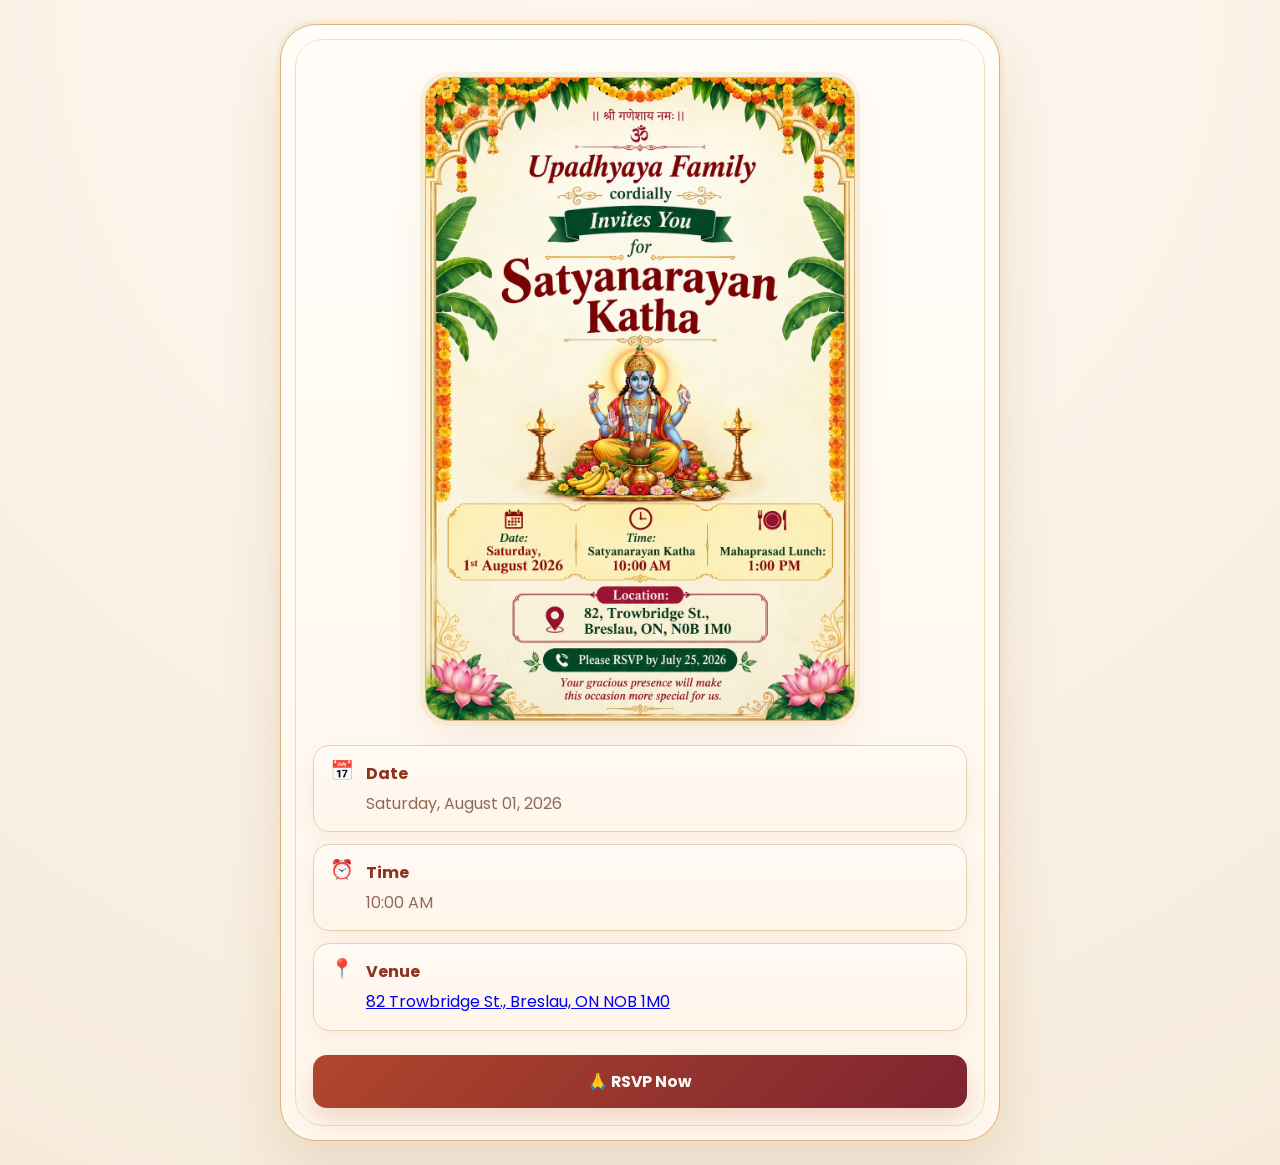
<file: index.html>
<!DOCTYPE html>
<html lang="en">

<head>
    <meta charset="UTF-8" />
    <meta name="viewport" content="width=device-width, initial-scale=1.0" />
    <title>Satyanarayan Katha Invitation</title>
    <meta name="description" content="Join us for Satyanarayan Katha and confirm your RSVP." ." />
<link href="assets/css/style.css" rel="stylesheet" />
    <link rel="preconnect" href="https://fonts.googleapis.com" />
    <link rel="preconnect" href="https://fonts.gstatic.com" crossorigin />
    <link href="https://fonts.googleapis.com/css2?family=Tiro+Devanagari+Sanskrit&family=Poppins:wght@300;400;500;600;700&display=swap"
        rel="stylesheet"
        />
</head>

<body>
    <main class="page invitation-page">
        <section class="invitation-shell">
            <article class="invitation-card sacred-card">

                <div class="invite-poster-wrap">
                    <img src="assets/images/invitation.jpg" alt="Satyanarayan Katha digital invitation"
                        class="invite-poster" loading="eager" />
                </div>

                <section class="quick-details" aria-label="Event details">
                    <div class="quick-detail">
                        <span>📅</span>
                        <div>
                            <strong>Date</strong>
                            <p>Saturday, August 01, 2026</p>
                        </div>
                    </div>

                    <div class="quick-detail">
                        <span>⏰</span>
                        <div>
                            <strong>Time</strong>
                            <p>10:00 AM</p>
                        </div>
                    </div>

                    <div class="quick-detail">
                        <span>📍</span>
                        <div>
                            <strong>Venue</strong>
                            <p><a href="https://maps.app.goo.gl/oYuo8Q81ijViwTQNA" target="_blank" rel="noopener noreferrer">82 Trowbridge St., Breslau, ON NOB 1M0</a></p>
                        </div>
                    </div>
                </section>

                    <a href="rsvp.html" class="rsvp-btn">🙏 RSVP Now</a>
                </div>
            </article>
        </section>
    </main>
</body>

</html>
</file>
<file: assets/css/style.css>
:root {
  --bg: #fbf4ea;
  --bg-soft: #fffaf4;
  --bg-deep: #f4e7d3;
  --card: #fffdf9;
  --card-2: #fff7ec;

  --text: #5a2f1f;
  --text-soft: #7a4b35;
  --muted: #8f6b57;

  --border: #e7cfb2;
  --border-strong: #d8b184;

  --accent: #b0462c;
  --accent-dark: #8c321d;
  --accent-soft: #f7dfcf;

  --gold: #c6922f;
  --gold-soft: #f4e6be;

  --maroon: #7d2430;
  --maroon-soft: #f3d9dd;

  --success: #567a3e;
  --success-soft: #e5efdc;

  --whatsapp: #25d366;
  --whatsapp-dark: #1fb65a;

  --shadow-sm: 0 8px 20px rgba(176, 98, 54, 0.08);
  --shadow-md: 0 16px 36px rgba(176, 98, 54, 0.10);
  --shadow-lg: 0 26px 60px rgba(145, 77, 35, 0.14);

  --radius-sm: 12px;
  --radius-md: 18px;
  --radius-lg: 28px;
  --radius-xl: 36px;
}

*,
*::before,
*::after {
  box-sizing: border-box;
}

html,
body {
  margin: 0;
  padding: 0;
}

html {
  scroll-behavior: smooth;
}

body {
  font-family: "Poppins", Arial, sans-serif;
  color: var(--text);
  line-height: 1.6;
  background:
    radial-gradient(circle at top, #fff8ef 0%, var(--bg) 38%, #f6ebdb 100%);
}

/* Shared layout */
.page,
.dashboard-page {
  min-height: 100vh;
  padding: 24px;
}

.page {
  display: grid;
  place-items: center;
}

.invitation-shell,
.auth-shell,
.dashboard-shell,
.rsvp-section {
  width: 100%;
  max-width: 1100px;
  margin: 0 auto;
}

.invitation-shell,
.auth-shell,
.rsvp-section {
  max-width: 720px;
}

/* Shared cards */
.invitation-card,
.auth-card,
.summary-panel,
.table-panel,
.rsvp-card {
  background: linear-gradient(180deg, var(--card) 0%, var(--card-2) 100%);
  border: 1px solid var(--border);
  box-shadow: var(--shadow-lg);
}

/* Invitation-specific main card */
.sacred-card {
  position: relative;
  border-radius: var(--radius-xl);
  padding: 32px;
  overflow: hidden;
  border: 1.5px solid var(--border-strong);
  box-shadow:
    0 0 0 4px rgba(246, 223, 189, 0.45),
    var(--shadow-lg);
}

.sacred-card::before {
  content: "";
  position: absolute;
  inset: 14px;
  border: 1px solid rgba(198, 146, 47, 0.28);
  border-radius: calc(var(--radius-xl) - 8px);
  pointer-events: none;
}

.sacred-card::after {
  position: absolute;
  top: 18px;
  right: 22px;
  color: rgba(176, 70, 44, 0.18);
  font-size: 2rem;
  pointer-events: none;
}

/* Optional decorative top strip */
.invitation-card-top {
  height: 8px;
  width: 100%;
  border-radius: 999px;
  margin-bottom: 20px;
  background: linear-gradient(90deg, var(--gold) 0%, var(--accent) 45%, var(--maroon) 100%);
}

/* Headers */
.card-header,
.auth-header,
.rsvp-header {
  text-align: center;
  margin-bottom: 24px;
}

.eyebrow {
  margin: 0 0 10px;
  color: var(--accent);
  font-size: 0.82rem;
  font-weight: 700;
  letter-spacing: 0.14em;
  text-transform: uppercase;
}

.om {
  width: 78px;
  height: 78px;
  margin: 0 auto 16px;
  display: grid;
  place-items: center;
  border-radius: 50%;
  background: radial-gradient(circle at 30% 30%, #fff4d9 0%, var(--gold-soft) 52%, #ecd6a7 100%);
  border: 1px solid rgba(198, 146, 47, 0.45);
  color: var(--accent-dark);
  box-shadow: 0 10px 24px rgba(198, 146, 47, 0.14);
  font-size: 2rem;
  font-family: "Tiro Devanagari Sanskrit", serif;
}

.card-header h1,
.rsvp-header h1,
.auth-header h1 {
  margin: 0;
  color: var(--text);
  line-height: 1.25;
}

.card-header h1 {
  font-family: "Tiro Devanagari Sanskrit", serif;
  font-size: 2rem;
}

.rsvp-header h1,
.auth-header h1 {
  font-size: 1.9rem;
}

.card-header h2 {
  margin: 10px 0 0;
  font-size: 1.08rem;
  font-weight: 500;
  color: var(--text-soft);
}

.subtitle,
.auth-subtitle,
.dashboard-subtitle {
  margin: 10px auto 0;
  color: var(--muted);
  max-width: 42ch;
}

.divider {
  margin-top: 18px;
  color: var(--gold);
  letter-spacing: 0.3em;
  font-size: 1rem;
}

.intro {
  margin: 0 auto 28px;
  max-width: 44ch;
  text-align: center;
  color: var(--text-soft);
  font-size: 1rem;
}

/* Invitation image */
.invite-poster-wrap {
  margin: 20px auto 24px;
  max-width: 430px;
  border-radius: 24px;
  overflow: hidden;
  background: #fff;
  border: 1.5px solid var(--border-strong);
  box-shadow:
    0 0 0 5px rgba(244, 230, 190, 0.52),
    var(--shadow-md);
}

.invite-poster {
  display: block;
  width: 100%;
  height: auto;
  max-width: 100%;
}

/* Invitation details */
.details-grid {
  display: grid;
  grid-template-columns: repeat(3, 1fr);
  gap: 16px;
  margin-bottom: 28px;
}

.detail-card {
  background: linear-gradient(180deg, #fffaf5 0%, #fff4e8 100%);
  border: 1px solid var(--border);
  border-radius: var(--radius-md);
  padding: 20px;
  text-align: center;
  box-shadow: var(--shadow-sm);
}

.detail-icon {
  font-size: 1.2rem;
  display: inline-block;
  margin-bottom: 8px;
}

.detail-card h3 {
  margin: 0 0 8px;
  font-size: 1rem;
  color: var(--accent-dark);
}

.detail-card p {
  margin: 0;
  color: var(--muted);
}

/* Quick details variant */
.quick-details {
  display: grid;
  gap: 12px;
  margin: 0 0 24px;
}

.quick-detail {
  display: flex;
  align-items: flex-start;
  gap: 12px;
  padding: 15px 16px;
  background: linear-gradient(180deg, #fffaf5 0%, #fff5ea 100%);
  border: 1px solid var(--border);
  border-radius: 16px;
  box-shadow: var(--shadow-sm);
}

.quick-detail span {
  font-size: 1.2rem;
  line-height: 1;
}

.quick-detail strong {
  display: block;
  margin-bottom: 4px;
  color: var(--accent-dark);
}

.quick-detail p {
  margin: 0;
  color: var(--muted);
}

/* Footer */
.family-signoff {
  margin: 0 0 20px;
  text-align: center;
  color: var(--text);
}

.invitation-footer {
  text-align: center;
}

/* Buttons */
.rsvp-btn,
.secondary-btn,
.ghost-btn,
.quick-link {
  display: inline-flex;
  align-items: center;
  justify-content: center;
  gap: 8px;
  min-height: 48px;
  padding: 14px 18px;
  border-radius: 14px;
  font-size: 0.98rem;
  font-weight: 700;
  text-decoration: none;
  cursor: pointer;
  transition: background 0.2s ease, border-color 0.2s ease, color 0.2s ease, transform 0.15s ease, box-shadow 0.2s ease;
}

.rsvp-btn {
  width: 100%;
  border: none;
  color: #fffaf5;
  background: linear-gradient(135deg, var(--accent) 0%, var(--maroon) 100%);
  box-shadow: 0 12px 24px rgba(176, 70, 44, 0.18);
}

.rsvp-btn:hover {
  background: linear-gradient(135deg, var(--accent-dark) 0%, #691f29 100%);
  transform: translateY(-1px);
}

.rsvp-btn:active,
.secondary-btn:active,
.ghost-btn:active,
.quick-link:active {
  transform: translateY(1px);
}

.secondary-btn {
  width: auto;
  border: none;
  color: #fffaf5;
  background: linear-gradient(135deg, var(--accent) 0%, var(--maroon) 100%);
}

.ghost-btn {
  width: auto;
  color: var(--text);
  background: rgba(255, 250, 244, 0.9);
  border: 1px solid var(--border);
}

.ghost-btn:hover {
  background: #fff6ed;
  border-color: var(--border-strong);
}

/* RSVP form */
.rsvp-card,
.auth-card {
  border-radius: var(--radius-lg);
  padding: 32px;
  border: 1.5px solid var(--border-strong);
  box-shadow:
    0 0 0 4px rgba(244, 230, 190, 0.3),
    var(--shadow-md);
}

.rsvp-form,
.auth-form {
  display: grid;
  gap: 18px;
}

.form-row {
  display: grid;
  grid-template-columns: 1fr 1fr;
  gap: 16px;
}

.form-group,
.search-group {
  display: grid;
  gap: 8px;
}

label {
  font-size: 0.95rem;
  font-weight: 600;
  color: var(--text);
}

input,
select,
textarea {
  width: 100%;
  padding: 14px 16px;
  border: 1px solid var(--border);
  border-radius: 14px;
  background: #fffdf9;
  color: var(--text);
  font: inherit;
  outline: none;
  transition: border-color 0.2s ease, box-shadow 0.2s ease, background 0.2s ease;
}

input::placeholder,
textarea::placeholder {
  color: #a78977;
}

input:focus,
select:focus,
textarea:focus {
  border-color: var(--accent);
  background: #fffaf4;
  box-shadow: 0 0 0 4px rgba(176, 70, 44, 0.12);
}

textarea {
  resize: vertical;
  min-height: 120px;
}

.form-status {
  min-height: 24px;
  margin: 0;
  text-align: center;
  color: var(--accent-dark);
}

/* Action links */
.action-links {
  margin-top: 20px;
  display: grid;
  gap: 14px;
}

.link-grid {
  display: grid;
  grid-template-columns: 1fr 1fr;
  gap: 12px;
}

.quick-link {
  min-height: 48px;
  padding: 14px 16px;
  border: 1px solid var(--border);
  border-radius: 14px;
  background: #fffdf9;
  color: var(--text);
  text-align: center;
  box-shadow: var(--shadow-sm);
}

.quick-link:hover {
  background: #fff5e9;
  border-color: var(--border-strong);
}

.whatsapp-link {
  background: linear-gradient(135deg, var(--whatsapp) 0%, var(--whatsapp-dark) 100%);
  color: #ffffff;
  border-color: transparent;
}

.whatsapp-link:hover {
  background: linear-gradient(135deg, #20c460 0%, #18994b 100%);
}

/* Utility */
.sr-only {
  position: absolute;
  width: 1px;
  height: 1px;
  padding: 0;
  margin: -1px;
  overflow: hidden;
  clip: rect(0, 0, 0, 0);
  white-space: nowrap;
  border: 0;
}

/* Dashboard */
.dashboard-shell {
  display: grid;
  gap: 20px;
}

.dashboard-header {
  display: flex;
  justify-content: space-between;
  align-items: flex-start;
  gap: 16px;
  background: linear-gradient(180deg, var(--card) 0%, var(--card-2) 100%);
  border: 1px solid var(--border);
  border-radius: var(--radius-lg);
  box-shadow: var(--shadow-sm);
  padding: 24px 28px;
}

.dashboard-header h1 {
  margin: 0;
  font-size: 1.8rem;
  color: var(--text);
}

.top-actions {
  display: flex;
  gap: 12px;
  flex-wrap: wrap;
}

.summary-panel,
.table-panel {
  border-radius: var(--radius-lg);
  padding: 24px;
  border: 1px solid var(--border);
}

.summary-panel h2 {
  margin: 0 0 12px;
  font-size: 1.1rem;
  color: var(--accent-dark);
}

.summary-content {
  color: var(--muted);
}

.table-toolbar {
  margin-bottom: 16px;
}

.table-wrap {
  overflow-x: auto;
  border: 1px solid var(--border);
  border-radius: 16px;
  background: #fffdf9;
}

table {
  width: 100%;
  border-collapse: collapse;
  min-width: 760px;
}

thead {
  background: linear-gradient(180deg, #fdf0df 0%, #f7e5cf 100%);
}

th,
td {
  padding: 14px 16px;
  text-align: left;
  border-bottom: 1px solid var(--border);
  vertical-align: top;
}

th {
  font-size: 0.92rem;
  color: var(--accent-dark);
}

td {
  color: var(--muted);
}

tbody tr:hover {
  background: #fff8f0;
}

/* Mobile */
@media (max-width: 768px) {
  .page,
  .dashboard-page {
    padding: 16px;
  }

  .sacred-card,
  .auth-card,
  .rsvp-card,
  .summary-panel,
  .table-panel,
  .dashboard-header {
    padding: 20px;
  }

  .details-grid,
  .form-row,
  .link-grid {
    grid-template-columns: 1fr;
  }

  .dashboard-header {
    flex-direction: column;
  }

  .top-actions {
    width: 100%;
  }

  .secondary-btn,
  .ghost-btn {
    width: 100%;
  }

  .card-header h1,
  .rsvp-header h1,
  .auth-header h1 {
    font-size: 1.7rem;
  }

  .dashboard-header h1 {
    font-size: 1.5rem;
  }
}

@media (max-width: 640px) {
  .invite-poster-wrap {
    max-width: 100%;
    border-radius: 18px;
  }

  .om {
    width: 68px;
    height: 68px;
    font-size: 1.8rem;
  }
}
</file>
